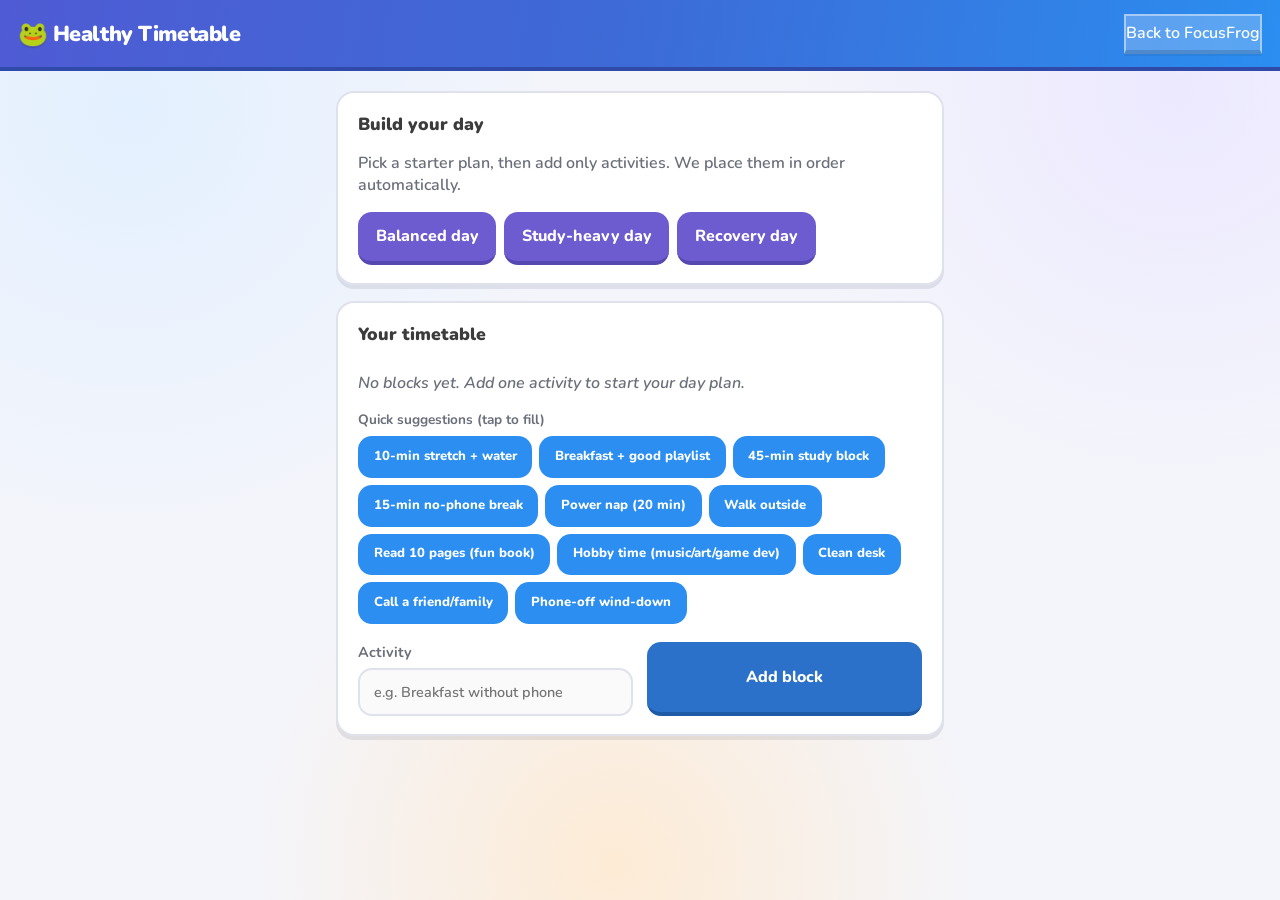
<file: timetable.html>
<!doctype html>
<html lang="en">
  <head>
    <meta charset="UTF-8" />
    <meta name="viewport" content="width=device-width, initial-scale=1.0" />
    <title>FocusFrog - Healthy Timetable</title>
    <link rel="preconnect" href="https://fonts.googleapis.com" />
    <link rel="preconnect" href="https://fonts.gstatic.com" crossorigin />
    <link
      href="https://fonts.googleapis.com/css2?family=Nunito:wght@600;700;800;900&display=swap"
      rel="stylesheet"
    />
    <link rel="stylesheet" href="./styles.css" />
  </head>
  <body>
    <header class="topbar">
      <h1 class="brand-title"><span class="brand-icon" aria-hidden="true">🐸</span> Healthy Timetable</h1>
      <div class="topbar-actions">
        <a href="./index.html" class="ghost ghost-link">Back to FocusFrog</a>
      </div>
    </header>

    <main>
      <section class="card">
        <h2>Build your day</h2>
        <p class="muted">Pick a starter plan, then add only activities. We place them in order automatically.</p>
        <div class="timetable-actions">
          <button id="balancedPlanBtn" type="button" class="timetable-action-btn">Balanced day</button>
          <button id="studyPlanBtn" type="button" class="timetable-action-btn">Study-heavy day</button>
          <button id="resetPlanBtn" type="button" class="timetable-action-btn">Recovery day</button>
        </div>
      </section>

      <section class="card">
        <h3>Your timetable</h3>
        <div id="timetableGrid" class="timetable-grid"></div>
        <p class="muted lesson-picker-label">Quick suggestions (tap to fill)</p>
        <div id="activitySuggestionRow" class="lesson-chip-row lesson-chip-row--wrap" aria-label="Activity suggestions"></div>
        <form id="addRowForm" class="form-grid">
          <label>
            Activity
            <input id="activityInput" type="text" placeholder="e.g. Breakfast without phone" required />
          </label>
          <button type="submit">Add block</button>
        </form>
      </section>
    </main>

    <script src="./timetable.js"></script>
  </body>
</html>
</file>
<file: styles.css>
/* Duolingo-inspired theme — playful, bold, chunky controls */

:root {
  --accent-hit: #2b70c9;
  --accent-hit-shade: #1f5aa6;
  --accent-violet: #6d5bd0;
  --accent-violet-shade: #5548b0;
  --accent-gold: #e5a000;
  --accent-gold-shade: #c48f00;
  --accent-coral: #e86a5c;
  --accent-coral-shade: #c95548;
  --accent-ok: #3dab5c;
  --accent-ok-shade: #2f8f49;
  --dl-green-soft: #e8f7ec;
  --dl-blue: #2b8ef0;
  --dl-blue-shade: #1f6fc4;
  --dl-blue-soft: #e3f0ff;
  --dl-violet-soft: #ece9ff;
  --dl-orange: #e88822;
  --dl-red: #ff4b4b;
  --dl-red-shade: #ea2b2b;
  --dl-bg: #f4f5fb;
  --dl-card: #ffffff;
  --dl-border: #e0e2eb;
  --dl-text: #3c3c3c;
  --dl-text-muted: #6b6f7a;
  --dl-shadow: rgba(31, 38, 72, 0.1);
  --radius-card: 18px;
  --radius-control: 14px;
  --radius-pill: 999px;
}

* {
  box-sizing: border-box;
}

body {
  margin: 0;
  min-height: 100vh;
  font-family: "Nunito", system-ui, -apple-system, sans-serif;
  font-weight: 600;
  color: var(--dl-text);
  background: var(--dl-bg);
  background-image: radial-gradient(circle at 10% 12%, var(--dl-blue-soft) 0, transparent 32%),
    radial-gradient(circle at 92% 10%, var(--dl-violet-soft) 0, transparent 28%),
    radial-gradient(circle at 48% 96%, #fdebd5 0, transparent 34%);
}

.focus-overlay {
  position: fixed;
  inset: 0;
  z-index: 9000;
  background: rgba(25, 35, 55, 0.88);
  display: grid;
  place-items: center;
  padding: 1rem;
}

.focus-card {
  width: min(400px, 100%);
  text-align: center;
  background: var(--dl-card);
  border-radius: var(--radius-card);
  border: 3px solid var(--dl-border);
  padding: 1.5rem 1.25rem;
  box-shadow: 0 12px 0 var(--dl-shadow);
}

.focus-label {
  margin: 0 0 0.35rem;
  font-weight: 900;
  font-size: 1.1rem;
}

.focus-timer-digits {
  margin: 0 0 0.75rem;
  font-size: 3rem;
  font-weight: 900;
  font-variant-numeric: tabular-nums;
  letter-spacing: 0.06em;
  color: var(--accent-gold);
}

.btn-secondary {
  margin-top: 0.75rem;
  background: #e8eaef !important;
  color: var(--dl-text) !important;
  border-bottom: 4px solid #c5c9d4 !important;
}

.coach-card {
  border-top: 6px solid var(--accent-coral);
}

.coach-action {
  margin: 0 0 1rem;
  font-size: 1.02rem;
  font-weight: 700;
  line-height: 1.45;
}

.coach-actions {
  display: flex;
  flex-wrap: wrap;
  gap: 0.5rem;
}

.coach-foot {
  margin: 0.75rem 0 0;
  font-size: 0.85rem;
}

.coach-foot a {
  color: var(--accent-hit);
  font-weight: 800;
}

.lock-overlay {
  position: fixed;
  inset: 0;
  z-index: 9999;
  background:
    radial-gradient(circle at 18% 22%, rgba(157, 243, 180, 0.14) 0, rgba(157, 243, 180, 0) 30%),
    radial-gradient(circle at 82% 16%, rgba(126, 214, 150, 0.12) 0, rgba(126, 214, 150, 0) 28%),
    radial-gradient(circle at 50% 88%, rgba(76, 152, 92, 0.2) 0, rgba(76, 152, 92, 0) 36%),
    linear-gradient(180deg, rgba(18, 33, 26, 0.97) 0%, rgba(10, 23, 18, 0.98) 100%);
  display: flex;
  flex-direction: column;
  align-items: center;
  justify-content: flex-start;
  gap: 1rem;
  padding: 1rem;
  overflow-y: auto;
}

.lock-overlay::before {
  content: "";
  position: fixed;
  inset: 0;
  pointer-events: none;
  background:
    radial-gradient(circle at 12% 72%, rgba(176, 255, 198, 0.12) 0 18px, rgba(176, 255, 198, 0) 22px),
    radial-gradient(circle at 28% 80%, rgba(176, 255, 198, 0.09) 0 14px, rgba(176, 255, 198, 0) 18px),
    radial-gradient(circle at 74% 76%, rgba(176, 255, 198, 0.1) 0 16px, rgba(176, 255, 198, 0) 20px),
    radial-gradient(circle at 90% 84%, rgba(176, 255, 198, 0.08) 0 12px, rgba(176, 255, 198, 0) 16px);
  opacity: 0.75;
}

.lock-card {
  width: min(560px, 100%);
  background: var(--dl-card);
  border: 3px solid var(--dl-border);
  border-radius: var(--radius-card);
  padding: 1.25rem 1.35rem;
  box-shadow: 0 8px 0 var(--dl-shadow);
  flex-shrink: 0;
}

.lock-card--penalty {
  border-color: #2a2d36;
  background: linear-gradient(180deg, #2d313b 0%, #1e2128 100%);
  color: #e8eaef;
}

.lock-card--penalty h2 {
  margin: 0 0 0.5rem;
  font-weight: 900;
  font-size: 1.35rem;
  color: #ffb4a8;
}

.penalty-head {
  display: flex;
  align-items: center;
  gap: 0.55rem;
}

.penalty-dev-skip-btn {
  width: 30px;
  height: 30px;
  min-width: 30px;
  padding: 0;
  border-radius: 999px;
  font-size: 0.95rem;
  line-height: 1;
  background: #7b879a !important;
  color: #f8fafc !important;
  border-bottom: 3px solid #4a5568 !important;
}

.lock-card--penalty .muted {
  color: #a8adb8;
}

.penalty-warn {
  font-size: 0.9rem;
  line-height: 1.45;
  margin: 0 0 1rem;
  color: #c5cad6;
}

.penalty-warn strong {
  color: #fff;
}

.penalty-timer-wrap {
  display: flex;
  flex-direction: column;
  align-items: center;
  margin-bottom: 0.75rem;
}

.penalty-countdown {
  font-size: 3.25rem;
  font-weight: 900;
  font-variant-numeric: tabular-nums;
  color: #ffcc66;
  text-shadow: 0 3px 0 rgba(0, 0, 0, 0.35);
}

.penalty-timer-label {
  font-size: 0.82rem;
  font-weight: 700;
  color: #8f96a8;
  text-transform: uppercase;
  letter-spacing: 0.08em;
}

.penalty-video-wrap {
  border-radius: 12px;
  overflow: hidden;
  border: 3px solid #3d424f;
  background: #000;
  max-height: 42vh;
}

.penalty-video {
  display: block;
  width: 100%;
  max-height: 40vh;
  object-fit: contain;
  vertical-align: middle;
}

.penalty-foot {
  margin: 0.65rem 0 0;
  font-size: 0.82rem;
}

body.lock-active .topbar .ghost {
  display: none !important;
}

.penalty-alt-btn {
  width: 100%;
  margin-top: 0.85rem;
  background: #4a5568 !important;
  color: #f1f5f9 !important;
  border-bottom: 4px solid #2d3748 !important;
  font-size: 0.92rem !important;
}

.penalty-quiz {
  margin-top: 0.5rem;
}

.quiz-progress {
  font-weight: 900;
  color: #ffcc66;
  margin: 0 0 0.5rem;
}

.quiz-question {
  font-size: 1rem;
  line-height: 1.45;
  margin: 0 0 0.75rem;
  color: #e8eaef;
}

.quiz-label {
  display: grid;
  gap: 0.35rem;
  font-size: 0.88rem;
  color: #a8adb8;
  margin-bottom: 0.65rem;
}

.quiz-label input {
  background: #111318;
  border-color: #3d424f;
  color: #f8fafc;
}

.quiz-error {
  min-height: 1.25rem;
  margin: 0.35rem 0 0;
  color: #fca5a5 !important;
}

.penalty-read {
  margin-top: 0.5rem;
}

.read-title {
  margin: 0 0 0.5rem;
  font-size: 1.1rem;
  color: #ffcc66;
}

.reflect-scroll {
  max-height: 36vh;
  overflow-y: auto;
  padding: 0.65rem 0.75rem;
  margin-bottom: 0.75rem;
  border-radius: 10px;
  border: 2px solid #3d424f;
  background: #111318;
  font-size: 0.92rem;
  line-height: 1.55;
  color: #d1d5db;
}

.reflect-scroll p {
  margin: 0;
}

.read-confirm {
  display: flex;
  align-items: center;
  gap: 0.5rem;
  font-size: 0.9rem;
  margin-bottom: 0.65rem;
  cursor: pointer;
  color: #c5cad6;
}

.read-cheat-wrap {
  margin-bottom: 0.65rem;
}

.read-cheat-checks {
  display: grid;
  grid-template-columns: repeat(auto-fit, minmax(190px, 1fr));
  gap: 0.35rem 0.6rem;
}

.penalty-read-continue {
  width: 100%;
}

.lock-recovery-title {
  margin: 0 0 0.5rem;
  font-weight: 900;
  font-size: 1.35rem;
  color: var(--dl-text);
}

.sans-trigger-btn {
  width: 56px;
  height: 56px;
  border-radius: 999px;
  font-size: 1.7rem;
  font-weight: 900;
  background: #111827 !important;
  border-bottom: 4px solid #030712 !important;
  margin: 0 0 0.6rem auto;
  display: block;
}

.sans-fight {
  border: 2px dashed #9ca3af;
  border-radius: 12px;
  padding: 0.75rem;
  margin: 0.6rem 0 0.75rem;
  background: #f8fafc;
  position: relative;
  overflow: hidden;
}

.sans-fight::before {
  content: "";
  position: absolute;
  inset: 0;
  background: linear-gradient(120deg, transparent 0%, rgba(255, 255, 255, 0.45) 50%, transparent 100%);
  transform: translateX(-120%);
  pointer-events: none;
}

.sans-fight.sans-fight--active {
  animation: sansPanelPulse 1.1s ease-in-out infinite;
}

.sans-fight.sans-fight--active::before {
  animation: sansSweep 2.2s linear infinite;
}

.sans-fight.sans-fight--hit {
  animation: sansHitShake 280ms ease;
}

.sans-fight.sans-fight--warn {
  box-shadow: 0 0 0 3px rgba(239, 68, 68, 0.35);
}

.topbar {
  display: flex;
  justify-content: space-between;
  align-items: center;
  padding: 0.85rem 1.1rem;
  background: linear-gradient(100deg, #4f5bd4 0%, #3d6ad6 48%, #2b8ef0 100%);
  border-bottom: 4px solid #2f4aa8;
  color: #fff;
}

.motivation-banner {
  width: 100%;
  min-height: 20cm;
  display: grid;
  place-items: center;
  padding: 1rem;
  background: linear-gradient(135deg, #2b8ef0 0%, #6d5bd0 52%, #e86a5c 100%);
  border-bottom: 4px solid #4a3ea0;
  cursor: pointer;
}

.motivation-banner__inner {
  width: min(860px, 100%);
  text-align: center;
  color: #fff;
  animation: bannerFloat 3.6s ease-in-out infinite;
}

.motivation-banner__label {
  margin: 0 0 0.8rem;
  font-size: 0.95rem;
  font-weight: 800;
  letter-spacing: 0.05em;
  text-transform: uppercase;
  opacity: 0.92;
}

.motivation-banner__text {
  margin: 0;
  font-size: clamp(1.4rem, 4.5vw, 2.6rem);
  font-weight: 900;
  line-height: 1.25;
  text-shadow: 0 3px 12px rgba(0, 0, 0, 0.2);
}

.motivation-banner__facts {
  margin: 1rem auto 0;
  padding-left: 1.1rem;
  width: min(760px, 100%);
  text-align: left;
  display: grid;
  gap: 0.45rem;
}

.motivation-banner__facts li {
  font-size: 0.98rem;
  line-height: 1.35;
  color: rgba(255, 255, 255, 0.95);
  font-weight: 700;
}

.brand-title {
  margin: 0;
  font-size: 1.35rem;
  font-weight: 900;
  letter-spacing: -0.02em;
  display: flex;
  align-items: center;
  gap: 0.35rem;
}

.brand-icon {
  font-size: 1.5rem;
  line-height: 1;
  filter: drop-shadow(0 2px 0 rgba(0, 0, 0, 0.12));
}

.topbar-actions {
  display: flex;
  align-items: center;
  gap: 0.5rem;
}

main {
  max-width: 640px;
  margin: 1.25rem auto 2rem;
  padding: 0 1rem;
}

.card {
  background: var(--dl-card);
  border: 2px solid var(--dl-border);
  border-radius: var(--radius-card);
  padding: 1.15rem 1.25rem;
  margin-bottom: 1rem;
  box-shadow: 0 4px 0 var(--dl-shadow);
}

.hero-card {
  border-color: var(--dl-border);
  border-top: 6px solid var(--dl-blue);
  background: var(--dl-card);
}

.hero-layout {
  align-items: flex-start;
}

.frog-art {
  width: 120px;
  min-width: 120px;
  padding: 10px;
  border-radius: var(--radius-card);
  background: var(--dl-blue-soft);
  border: 2px solid var(--dl-blue);
  box-shadow: 0 3px 0 var(--dl-blue-shade);
}

.frog-art svg {
  width: 100%;
  display: block;
}

.mascot-row {
  display: flex;
  align-items: center;
  gap: 0.9rem;
  margin-bottom: 0.85rem;
}

.hero-card h2 {
  margin: 0 0 0.35rem;
  font-weight: 900;
  font-size: 1.45rem;
  line-height: 1.2;
}

.mascot-card {
  border-top: 6px solid var(--dl-blue);
}

.frog {
  font-size: 2.2rem;
  display: inline-block;
  transition: transform 0.2s ease, filter 0.2s ease;
}

.frog.happy {
  animation: frogBounce 1.8s ease-in-out infinite;
}

.frog.focused {
  animation: frogPulse 1.1s ease-in-out infinite;
}

.frog.angry {
  animation: frogShake 0.28s linear infinite;
  filter: saturate(1.3);
}

.form-grid {
  display: grid;
  gap: 0.85rem;
  grid-template-columns: repeat(auto-fit, minmax(220px, 1fr));
}

label {
  display: grid;
  gap: 0.4rem;
  font-size: 0.9rem;
  font-weight: 700;
  color: var(--dl-text-muted);
}

input,
select {
  font: inherit;
  font-weight: 600;
  color: var(--dl-text);
  padding: 0.75rem 0.85rem;
  border-radius: var(--radius-control);
  border: 2px solid var(--dl-border);
  background: #fafafa;
  transition: border-color 0.15s ease, box-shadow 0.15s ease;
}

input:hover,
select:hover {
  border-color: #cfcfcf;
}

input:focus,
select:focus {
  outline: none;
  border-color: var(--dl-blue);
  box-shadow: 0 0 0 3px var(--dl-blue-soft);
}

button {
  font: inherit;
  font-weight: 800;
  padding: 0.85rem 1.1rem;
  border-radius: var(--radius-control);
  border: none;
  cursor: pointer;
  color: #fff;
  background: var(--accent-hit);
  border-bottom: 4px solid var(--accent-hit-shade);
  box-shadow: none;
  transition: transform 0.08s ease, border-bottom-width 0.08s ease, filter 0.12s ease;
}

button:hover:not(:disabled) {
  filter: brightness(1.04);
}

button:active:not(:disabled) {
  transform: translateY(2px);
  border-bottom-width: 2px;
}

button:disabled {
  cursor: not-allowed;
  background: #e5e5e5;
  color: #afafaf;
  border-bottom: 4px solid #cecece;
  filter: none;
}

.ghost {
  background: rgba(255, 255, 255, 0.95);
  color: var(--accent-hit-shade);
  border: 2px solid rgba(255, 255, 255, 0.95);
  border-bottom: 4px solid #c5cad8;
  box-shadow: 0 2px 0 rgba(0, 0, 0, 0.06);
}

.ghost:hover:not(:disabled) {
  filter: brightness(0.99);
  background: #fff;
}

.ghost:active:not(:disabled) {
  border-bottom-width: 2px;
}

.ghost-link {
  text-decoration: none;
  display: inline-flex;
  align-items: center;
  justify-content: center;
  min-height: 40px;
}

.topbar .ghost {
  background: rgba(255, 255, 255, 0.22);
  color: #fff;
  border: 2px solid rgba(255, 255, 255, 0.45);
  border-bottom: 4px solid rgba(0, 0, 0, 0.15);
}

.topbar .ghost:hover:not(:disabled) {
  background: rgba(255, 255, 255, 0.32);
  filter: none;
}

.topbar .muted {
  color: rgba(255, 255, 255, 0.92);
  font-weight: 700;
}

.muted {
  color: var(--dl-text-muted);
  font-weight: 600;
}

.stats-grid {
  display: grid;
  grid-template-columns: repeat(auto-fit, minmax(160px, 1fr));
  gap: 0.75rem;
}

.stat-card {
  border-top: 4px solid var(--accent-violet);
}

.stat-card:hover {
  transform: translateY(-2px);
}

.big-text {
  font-size: 1.15rem;
  font-weight: 800;
  margin: 0;
  line-height: 1.35;
}

.lesson-path-card {
  border-top: 6px solid var(--accent-violet);
}

.path-title {
  margin: 0 0 0.25rem;
  font-weight: 900;
  font-size: 1.2rem;
}

.path-sub {
  margin: 0 0 1rem;
  font-size: 0.9rem;
}

.lesson-path {
  display: flex;
  flex-direction: column;
  gap: 0;
}

.lesson-unit {
  position: relative;
}

.lesson-connector {
  width: 4px;
  height: 14px;
  margin-left: 28px;
  background: linear-gradient(180deg, var(--dl-border), #c8cce0);
  border-radius: 4px;
}

.lesson-connector--hidden {
  visibility: hidden;
  height: 0;
  margin: 0;
}

.lesson-node {
  display: grid;
  grid-template-columns: 52px 1fr;
  grid-template-rows: auto auto;
  column-gap: 0.75rem;
  row-gap: 0.15rem;
  align-items: center;
  padding: 0.75rem 0.85rem;
  border-radius: var(--radius-card);
  border: 2px solid var(--dl-border);
  background: #fafbff;
  margin-bottom: 0.35rem;
}

.lesson-node--open {
  border-color: #b8c9f5;
  background: linear-gradient(135deg, #fff, var(--dl-blue-soft));
}

.lesson-node--done {
  border-color: #9bd4ae;
  background: linear-gradient(135deg, #fff, var(--dl-green-soft));
}

.lesson-node--locked {
  opacity: 0.72;
  background: #f0f1f5;
  border-style: dashed;
}

.lesson-node__icon {
  grid-row: 1 / span 2;
  font-size: 1.75rem;
  text-align: center;
}

.lesson-node__title {
  font-weight: 900;
  font-size: 1rem;
  color: var(--dl-text);
}

.lesson-node__sub {
  grid-column: 2;
  font-size: 0.82rem;
  font-weight: 600;
  color: var(--dl-text-muted);
  line-height: 1.35;
}

.lesson-picker-label {
  margin: 0 0 0.45rem;
  font-size: 0.85rem;
  font-weight: 700;
}

.lesson-chip-row {
  display: flex;
  flex-wrap: nowrap;
  gap: 0.45rem;
  overflow-x: auto;
  padding-bottom: 0.35rem;
  margin-bottom: 0.75rem;
  scrollbar-width: thin;
}

.lesson-chip-row--wrap {
  flex-wrap: wrap;
  overflow: visible;
}

.lesson-chip-row--nest {
  margin: 0.35rem 0 0.65rem 0;
  padding-left: 0.25rem;
}

button.lesson-chip {
  flex: 0 0 auto;
  font: inherit;
  font-weight: 800;
  font-size: 0.82rem;
  padding: 0.55rem 0.85rem;
  border-radius: 14px;
  border: 2px solid transparent;
  border-bottom-width: 4px;
  cursor: pointer;
  color: #fff;
  transition: transform 0.08s ease, border-bottom-width 0.08s ease, filter 0.12s ease;
}

button.lesson-chip:active {
  transform: translateY(2px);
  border-bottom-width: 2px;
}

.lesson-chip--blue {
  background: var(--dl-blue);
  border-bottom-color: var(--dl-blue-shade);
}

.lesson-chip--violet {
  background: var(--accent-violet);
  border-bottom-color: var(--accent-violet-shade);
}

.lesson-chip--gold {
  background: var(--accent-gold);
  border-bottom-color: var(--accent-gold-shade);
  color: #3a2f00;
}

.lesson-chip--coral {
  background: var(--accent-coral);
  border-bottom-color: var(--accent-coral-shade);
}

.lesson-chip--selected {
  outline: 3px solid rgba(255, 255, 255, 0.85);
  box-shadow: 0 0 0 2px var(--accent-hit);
}

.goal-summary-card {
  border-top: 6px solid var(--accent-hit);
}

.motivation-card {
  border-top: 6px solid var(--accent-coral);
}

.motivation-card--top {
  border-top-color: var(--accent-violet);
}

.disturbing-facts-list {
  margin: 0.2rem 0 0;
  padding-left: 1rem;
  display: grid;
  gap: 0.45rem;
}

.disturbing-facts-list li {
  color: var(--dl-text);
  font-size: 0.93rem;
  line-height: 1.4;
  font-weight: 700;
}

.goal-summary-card > h2 {
  margin: 0 0 0.35rem;
  font-weight: 900;
  font-size: 1.35rem;
}

.card > h2,
.card > h3 {
  margin: 0 0 0.65rem;
  font-weight: 900;
  font-size: 1.1rem;
  color: var(--dl-text);
}

.goal-line {
  margin-bottom: 1rem;
  color: var(--dl-text);
  font-size: 1.2rem;
}

.goal-stats {
  display: grid;
  gap: 0.65rem;
  margin: 0;
}

.goal-stats > div {
  padding: 0.75rem 0.85rem;
  border-radius: var(--radius-control);
  border: 2px solid var(--dl-border);
  background: linear-gradient(180deg, #fafafa 0%, #fff 100%);
}

.goal-stats dt {
  margin: 0 0 0.2rem;
  font-size: 0.72rem;
  font-weight: 800;
  color: var(--dl-text-muted);
  text-transform: uppercase;
  letter-spacing: 0.06em;
}

.goal-stats dd {
  margin: 0;
  color: var(--accent-hit);
}

.goal-stats > div:nth-child(2) dd {
  color: var(--accent-violet);
}

.goal-stats > div:nth-child(3) dd {
  color: var(--dl-orange);
}

.progress-wrap {
  width: 100%;
  height: 18px;
  background: #e5e5e5;
  border-radius: var(--radius-pill);
  overflow: hidden;
  margin: 0.5rem 0 0.75rem;
  border: 2px solid var(--dl-border);
}

.progress-bar {
  width: 0%;
  height: 100%;
  border-radius: var(--radius-pill);
  background: linear-gradient(90deg, var(--accent-gold) 0%, #ffd54a 55%, var(--dl-blue) 100%);
  box-shadow: inset 0 -2px 0 rgba(0, 0, 0, 0.08);
  transition: width 0.35s cubic-bezier(0.34, 1.2, 0.64, 1);
}

.list {
  margin: 0;
  padding-left: 1rem;
  display: grid;
  gap: 0.45rem;
}

.list li {
  padding: 0.35rem 0.25rem;
  border-bottom: 1px dashed var(--dl-border);
}

.hidden {
  display: none !important;
}

.reward-top-card {
  border-top: 6px solid var(--accent-gold);
}

.week-chart-card {
  border-top: 6px solid var(--accent-violet);
}

.daily-truth-card {
  border-top: 6px solid var(--dl-blue);
}

.week-chart {
  width: 100%;
  margin-top: 0.35rem;
}

.chart-svg {
  width: 100%;
  height: auto;
  display: block;
  max-height: 260px;
}

.chart-bg {
  fill: #f8fafc;
  stroke: var(--dl-border);
  stroke-width: 2;
}

.chart-line {
  stroke: var(--dl-blue);
  stroke-width: 3;
  stroke-linecap: round;
  stroke-linejoin: round;
}

.chart-dot {
  fill: var(--accent-violet);
  stroke: #fff;
  stroke-width: 2;
}

.chart-axis {
  stroke: #cbd5e1;
  stroke-width: 2;
}

.chart-goal {
  stroke: var(--accent-coral);
  stroke-width: 2;
  stroke-dasharray: 8 6;
}

.chart-tick {
  font-size: 11px;
  fill: #64748b;
  font-weight: 700;
}

.chart-day {
  font-size: 11px;
  fill: #475569;
  font-weight: 800;
}

.chart-goal-label {
  font-size: 10px;
  fill: var(--accent-coral);
  font-weight: 800;
}

.today-truth-list {
  list-style: none;
  padding: 0;
  margin: 0 0 1rem;
}

.today-truth-list li {
  padding: 0.5rem 0;
  border-bottom: 1px dashed var(--dl-border);
  font-weight: 700;
  font-size: 0.95rem;
}

.today-truth-empty {
  color: var(--dl-text-muted);
  font-weight: 600;
  font-style: italic;
}

.timetable-grid {
  display: grid;
  gap: 0.7rem;
}

.timetable-row {
  display: grid;
  grid-template-columns: 88px 1fr auto;
  gap: 0.55rem;
  align-items: center;
  padding: 0.55rem;
  border: 2px solid var(--dl-border);
  border-radius: 12px;
  background: #fafbff;
}

.timetable-time {
  font-weight: 900;
  color: var(--accent-hit-shade);
}

.timetable-note {
  color: var(--dl-text-muted);
  font-size: 0.85rem;
}

.timetable-actions {
  display: flex;
  gap: 0.5rem;
  flex-wrap: wrap;
}

.timetable-action-btn {
  background: var(--accent-violet);
  border-bottom-color: var(--accent-violet-shade);
}

#sansFightPanel .timetable-action-btn {
  min-width: 84px;
}

#sansFightPanel .timetable-action-btn:hover:not(:disabled) {
  animation: sansBtnJitter 180ms linear;
}

.timetable-delete-btn {
  background: #e5e7eb;
  color: #334155;
  border-bottom: 4px solid #cbd5e1;
  padding: 0.45rem 0.7rem;
  font-size: 0.78rem;
}

@keyframes frogBounce {
  0%,
  100% {
    transform: translateY(0);
  }
  40% {
    transform: translateY(-4px);
  }
}

@keyframes frogPulse {
  0%,
  100% {
    transform: scale(1);
  }
  50% {
    transform: scale(1.07);
  }
}

@keyframes frogShake {
  0%,
  100% {
    transform: translateX(0);
  }
  25% {
    transform: translateX(-2px);
  }
  75% {
    transform: translateX(2px);
  }
}

@keyframes bannerFloat {
  0%,
  100% {
    transform: translateY(0);
  }
  50% {
    transform: translateY(-8px);
  }
}

@keyframes sansPanelPulse {
  0%,
  100% {
    transform: translateY(0);
    border-color: #9ca3af;
  }
  50% {
    transform: translateY(-1px);
    border-color: #64748b;
  }
}

@keyframes sansSweep {
  0% {
    transform: translateX(-120%);
  }
  100% {
    transform: translateX(120%);
  }
}

@keyframes sansHitShake {
  0% {
    transform: translateX(0);
  }
  20% {
    transform: translateX(-3px);
  }
  40% {
    transform: translateX(4px);
  }
  60% {
    transform: translateX(-2px);
  }
  80% {
    transform: translateX(2px);
  }
  100% {
    transform: translateX(0);
  }
}

@keyframes sansBtnJitter {
  0% {
    transform: translateX(0);
  }
  25% {
    transform: translateX(-1px);
  }
  50% {
    transform: translateX(1px);
  }
  75% {
    transform: translateX(-1px);
  }
  100% {
    transform: translateX(0);
  }
}

@media (max-width: 640px) {
  .form-grid {
    grid-template-columns: 1fr;
  }

  .topbar {
    flex-wrap: wrap;
    gap: 0.5rem;
  }

  .brand-title {
    font-size: 1.15rem;
  }
}
</file>
